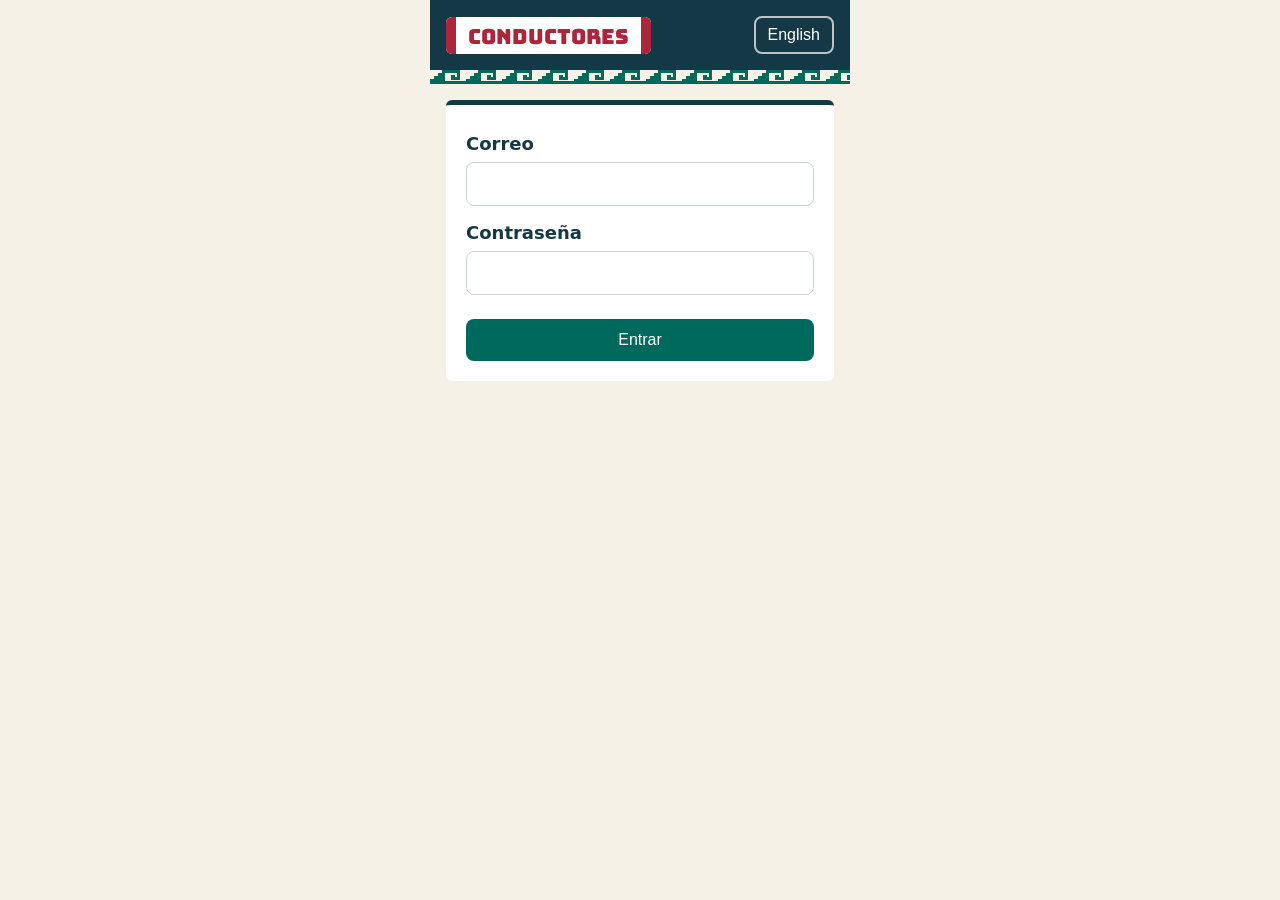
<file: driver/index.html>
<!doctype html>
<html lang="es">
<head>
  <meta charset="utf-8">
  <meta name="viewport" content="width=device-width, initial-scale=1">
  <meta name="robots" content="noindex">
  <title>Conductores · Van Lobitos → Talara</title>
  <meta name="theme-color" content="#153846">
  <link rel="preconnect" href="https://fonts.googleapis.com">
  <link rel="preconnect" href="https://fonts.gstatic.com" crossorigin>
  <link rel="stylesheet" href="https://fonts.googleapis.com/css2?family=Bungee&display=swap">
  <link rel="stylesheet" href="driver.css">
  <link rel="stylesheet" href="costa.css">
</head>
<body>
  <main>
    <header>
      <h1 data-t="title">Conductores</h1>
      <button id="lang-btn" type="button" data-t="lang">English</button>
    </header>

    <!-- Shown when nobody is signed in -->
    <form id="login-form" class="card">
      <label for="email" data-t="email">Correo</label>
      <input id="email" type="email" autocomplete="username" required>

      <label for="password" data-t="password">Contraseña</label>
      <input id="password" type="password" autocomplete="current-password" required>

      <button id="login-btn" type="submit" data-t="login">Entrar</button>
    </form>

    <!-- Shown when a driver is signed in -->
    <section id="signed-in" hidden>
      <div class="who">
        <p id="welcome"></p>
        <button id="logout-btn" type="button" class="secondary" data-t="logout">Salir</button>
      </div>

      <!-- Verified drivers: their departures and passengers (dashboard.js) -->
      <section id="dashboard" class="card" hidden>
        <div class="dash-head">
          <h2 id="dash-title">Tus salidas</h2>
          <button id="dash-refresh" type="button" class="secondary small">Actualizar</button>
        </div>
        <p id="dash-note" class="muted"></p>
        <div id="trip-list"></div>
        <p id="dash-message" role="status"></p>

        <button id="add-toggle" type="button" class="secondary">+ Añadir salida</button>
        <form id="add-form" hidden>
          <label for="add-date" data-dt="date">Día</label>
          <input id="add-date" type="date" required>

          <label for="add-time" data-dt="time">Hora de salida</label>
          <input id="add-time" type="time" step="300" required>

          <label for="add-direction" data-dt="direction">Dirección</label>
          <select id="add-direction" required>
            <option value="to_talara">Lobitos → Talara</option>
            <option value="to_lobitos">Talara → Lobitos</option>
          </select>

          <label for="add-seats" data-dt="seats">Asientos</label>
          <input id="add-seats" type="number" inputmode="numeric" min="1" max="20" required>

          <button id="add-btn" type="submit" data-dt="add">Añadir salida</button>
        </form>
      </section>

      <!-- Verified drivers: road alerts for riders (alerts.js) -->
      <section id="alerts-card" class="card" hidden>
        <h2 id="alerts-title">Avisos de la carretera</h2>
        <p id="alerts-intro" class="muted"></p>
        <form id="alert-form">
          <label for="alert-preset" data-at="presets">Mensajes rápidos</label>
          <select id="alert-preset"></select>

          <label for="alert-text" data-at="message">Mensaje</label>
          <textarea id="alert-text" rows="3" maxlength="200" required></textarea>

          <label for="alert-level" data-at="level">Tipo de aviso</label>
          <select id="alert-level"></select>

          <label for="alert-hours" data-at="hours">Mostrar durante</label>
          <select id="alert-hours"></select>

          <button id="alert-btn" type="submit">Publicar aviso</button>
        </form>
        <p id="alert-status" role="status"></p>
        <h3 id="my-alerts-title">Tus avisos activos</h3>
        <ul id="my-alerts"></ul>
      </section>

      <!-- Their status and details -->
      <div id="status-card" class="card" hidden>
        <p id="status-badge" class="badge"></p>
        <p id="status-text"></p>
        <p id="status-note" class="note"></p>
        <p id="soat-warning" class="warning" data-t="soatWarn" hidden></p>

        <!-- Proof photos (step 2b) -->
        <div id="docs">
          <h2 data-t="docsTitle">Fotos de tus documentos</h2>
          <p id="docs-intro"></p>
          <ul id="doc-list"></ul>
        </div>

        <dl id="summary"></dl>
        <button id="edit-btn" type="button" class="secondary" data-t="edit">Editar mis datos</button>
      </div>

      <!-- Profile form: first time, or when editing -->
      <form id="profile-form" class="card" hidden>
        <h2 data-t="profileTitle">Tus datos de conductor</h2>
        <p id="profile-intro"></p>

        <label for="full-name" data-t="fullName">Nombre completo</label>
        <input id="full-name" autocomplete="name" maxlength="80" required>

        <label for="phone" data-t="phone">Celular</label>
        <input id="phone" type="tel" autocomplete="tel" inputmode="tel" placeholder="987 654 321" required>

        <label for="vehicle" data-t="vehicle">Vehículo</label>
        <select id="vehicle" required></select>

        <label for="plate" data-t="plate">Placa</label>
        <input id="plate" maxlength="10" autocapitalize="characters" placeholder="ABC-123" required>

        <label for="seats" data-t="seats">Asientos para pasajeros</label>
        <input id="seats" type="number" inputmode="numeric" min="1" max="20" required>

        <label for="licence" data-t="licence">Número de brevete</label>
        <input id="licence" maxlength="15" autocapitalize="characters" required>

        <label for="soat" data-t="soat">SOAT vence el</label>
        <input id="soat" type="date" required>

        <button id="save-btn" type="submit" data-t="send">Enviar para revisión</button>
        <button id="cancel-edit-btn" type="button" class="secondary" data-t="cancel" hidden>Cancelar</button>
      </form>
    </section>

    <p id="message" role="status"></p>
  </main>

  <!-- Same Supabase URL and publishable key as the rider page -->
  <script src="../stage1/config.js"></script>
  <script src="driver.js"></script>
  <script src="dashboard.js"></script>
  <script src="alerts.js"></script>
</body>
</html>
</file>
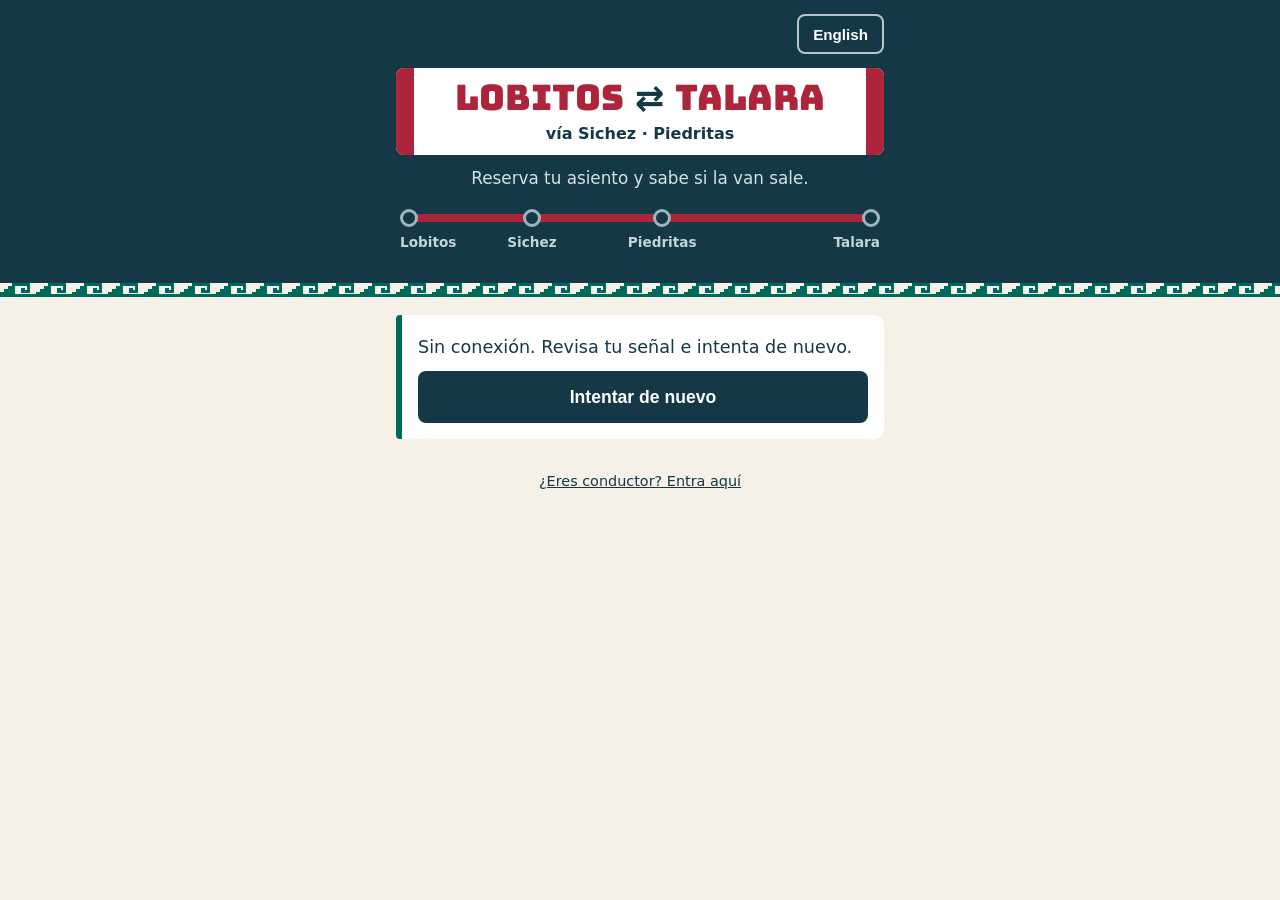
<file: stage1/index.html>
<!DOCTYPE html>
<html lang="es">
<head>
  <meta charset="UTF-8">
  <meta name="viewport" content="width=device-width, initial-scale=1">
  <title>Van Lobitos ↔ Talara</title>
  <meta name="theme-color" content="#153846">
  <!-- Bungee: a typeface made for street signs, used only for the route board and times.
       With no signal the page uses a plain bold font instead. -->
  <link rel="preconnect" href="https://fonts.googleapis.com">
  <link rel="preconnect" href="https://fonts.gstatic.com" crossorigin>
  <link rel="stylesheet" href="https://fonts.googleapis.com/css2?family=Bungee&display=swap">
  <link rel="stylesheet" href="style.css">
  <link rel="stylesheet" href="costa.css">
</head>
<body>
  <header class="hero">
    <div class="hero-inner">
      <button id="lang-button" class="lang">English</button>
      <h1 id="title" class="visually-hidden">Van Lobitos ↔ Talara</h1>
      <!-- The destination board from a colectivo van's windscreen, in Peru's colours.
           board.js changes it to the rider's own trip when they choose From and To. -->
      <div id="route-board" class="route-board" aria-hidden="true">
        <p class="board-main"><span>Lobitos</span><span class="board-arrow">⇄</span><span>Talara</span></p>
        <p class="board-via">vía Sichez · Piedritas</p>
      </div>
      <p id="intro">Reserva tu asiento y sabe si la van sale.</p>
      <!-- The Costanera corridor as a line, each stop placed by its distance along the road
           (Lobitos 17.7 km, Sichez 13 km, Piedritas 8 km, Talara 0 km from Talara).
           board.js lights up the rider's trip in red. -->
      <div id="corridor" class="corridor" aria-hidden="true">
        <div class="corridor-track"><div class="corridor-trip"></div></div>
        <ol>
          <li data-stop="Lobitos" style="--at: 0"><span>Lobitos</span></li>
          <li data-stop="Sichez" style="--at: 0.266"><span>Sichez</span></li>
          <li data-stop="Piedritas" style="--at: 0.548"><span>Piedritas</span></li>
          <li data-stop="Talara" style="--at: 1"><span>Talara</span></li>
        </ol>
      </div>
    </div>
  </header>

  <main>
    <div id="slots"></div>
    <p class="driver-link"><a id="driver-link" href="../driver/">¿Eres conductor? Entra aquí</a></p>
  </main>
  <script src="config.js"></script>
  <script src="app.js"></script>
  <script src="board.js"></script>
</body>
</html>
</file>
<file: driver/driver.css>
:root {
  --bg: #f7f5f0;
  --card: #ffffff;
  --text: #1f2933;
  --muted: #5f6b76;
  --accent: #0b6e4f;
  --border: #c9ccd1;
  --amber-bg: #fff4d6;
  --amber: #8a5a00;
  --red-bg: #fde8e7;
  --red: #b42318;
  --green-bg: #e3f4ec;
  --grey-bg: #e4e7eb;
}

* { box-sizing: border-box; }

body {
  margin: 0;
  font-family: system-ui, -apple-system, "Segoe UI", sans-serif;
  font-size: 18px;
  background: var(--bg);
  color: var(--text);
}

main {
  max-width: 420px;
  margin: 0 auto;
  padding: 24px 16px;
}

header {
  display: flex;
  justify-content: space-between;
  align-items: center;
  gap: 12px;
}

h1 { font-size: 1.5rem; margin: 0; }
h2 { font-size: 1.2rem; margin: 0; }

.card {
  display: flex;
  flex-direction: column;
  gap: 8px;
  margin-top: 16px;
  padding: 20px;
  background: var(--card);
  border-radius: 12px;
  box-shadow: 0 1px 3px rgba(0, 0, 0, 0.08);
}

.card p { margin: 4px 0; }

label { font-weight: 600; margin-top: 8px; }

input,
select {
  font-size: 1rem;
  padding: 12px;
  border: 1px solid var(--border);
  border-radius: 8px;
  background: #fff;
  color: var(--text);
  width: 100%;
}

button {
  font-size: 1rem;
  padding: 12px 16px;
  border: 0;
  border-radius: 8px;
  background: var(--accent);
  color: #fff;
  cursor: pointer;
}

button:disabled { opacity: 0.6; }

button.secondary {
  background: var(--grey-bg);
  color: var(--text);
}

#lang-btn {
  background: transparent;
  color: var(--accent);
  border: 1px solid var(--accent);
  padding: 8px 12px;
}

#login-btn,
#save-btn { margin-top: 16px; }

/* Signed in as ... [Salir] */
.who {
  display: flex;
  justify-content: space-between;
  align-items: center;
  gap: 12px;
  margin-top: 16px;
}

.who p { margin: 0; color: var(--muted); font-size: 0.9rem; overflow-wrap: anywhere; }
.who button { padding: 8px 12px; flex-shrink: 0; }

/* Status badge */
.badge {
  align-self: flex-start;
  padding: 4px 12px;
  border-radius: 999px;
  font-weight: 700;
  font-size: 0.95rem;
}

.badge-pending   { background: var(--amber-bg); color: var(--amber); }
.badge-verified  { background: var(--green-bg); color: var(--accent); }
.badge-rejected  { background: var(--red-bg);   color: var(--red); }
.badge-suspended { background: var(--grey-bg);  color: var(--text); }

.note    { font-style: italic; }
.warning { color: var(--red); font-weight: 600; }

/* Their details */
dl {
  display: grid;
  grid-template-columns: auto 1fr;
  gap: 6px 12px;
  margin: 8px 0;
  font-size: 0.95rem;
}

dt { color: var(--muted); }
dd { margin: 0; overflow-wrap: anywhere; }

/* Proof photos */
#docs {
  margin-top: 8px;
  padding-top: 12px;
  border-top: 1px solid var(--grey-bg);
}

#docs h2 { font-size: 1.05rem; }
#docs-intro { color: var(--muted); font-size: 0.95rem; }

#doc-list {
  list-style: none;
  margin: 8px 0 0;
  padding: 0;
  display: flex;
  flex-direction: column;
  gap: 10px;
}

.doc {
  display: grid;
  grid-template-columns: 1fr auto;
  align-items: center;
  gap: 6px 12px;
  padding: 10px 12px;
  border: 1px solid var(--border);
  border-radius: 8px;
}

.doc-name { font-weight: 600; }
.doc-state { font-size: 0.9rem; }
.doc-state.done    { color: var(--accent); }
.doc-state.missing { color: var(--red); font-weight: 600; }

.doc-preview {
  grid-column: 1 / -1;
  max-width: 100%;
  max-height: 140px;
  border-radius: 6px;
  justify-self: start;
}

/* The file picker is hidden; its label looks like a button */
.upload-btn {
  grid-column: 1 / -1;
  display: block;
  text-align: center;
  font-size: 0.95rem;
  padding: 10px 14px;
  border-radius: 8px;
  background: var(--accent);
  color: #fff;
  cursor: pointer;
}

.upload-btn.replace {
  background: var(--grey-bg);
  color: var(--text);
}

.upload-btn.busy { opacity: 0.6; cursor: wait; }
.upload-btn:focus-within { outline: 3px solid var(--amber); outline-offset: 2px; }

.visually-hidden {
  position: absolute;
  width: 1px;
  height: 1px;
  overflow: hidden;
  clip: rect(0 0 0 0);
  white-space: nowrap;
}

#message { margin-top: 16px; min-height: 1.5em; }

/* ---------- Driver dashboard ---------- */
.muted { color: var(--muted); }
.hint  { color: var(--muted); font-size: 0.85rem; margin: 6px 0 0; }

.dash-head {
  display: flex;
  justify-content: space-between;
  align-items: center;
  gap: 12px;
}

button.small { padding: 6px 12px; font-size: 0.9rem; }

#dash-note { font-size: 0.9rem; }
#dash-message { min-height: 1.2em; font-weight: 600; }

.dash-day {
  font-size: 1rem;
  margin: 14px 0 6px;
  color: var(--muted);
  text-transform: capitalize;
}

.trip {
  border: 1px solid var(--border);
  border-radius: 10px;
  margin-bottom: 10px;
  overflow: hidden;
  background: #fff;
}

.trip.open { border-color: var(--accent); box-shadow: 0 0 0 1px var(--accent); }
.trip-cancelled { background: var(--grey-bg); }
.trip-cancelled .trip-time { text-decoration: line-through; }

/* The tappable summary line */
.trip-summary {
  display: grid;
  grid-template-columns: 1fr auto;
  gap: 2px 8px;
  width: 100%;
  padding: 12px 14px;
  background: transparent;
  color: var(--text);
  text-align: left;
  border-radius: 0;
}

.trip-time   { font-size: 1.25rem; font-weight: 700; }
.trip-route  { grid-column: 1; }
.trip-count  { grid-column: 1; color: var(--muted); font-size: 0.9rem; }
.trip-chevron { grid-column: 2; grid-row: 2 / 4; align-self: center; color: var(--muted); }
.trip-badge  { grid-column: 2; grid-row: 1; justify-self: end; font-size: 0.8rem; }

.badge-leaving   { background: var(--green-bg); color: var(--accent); }
.badge-delayed   { background: var(--amber-bg); color: var(--amber); }
.badge-full      { background: #e0ecff; color: #1d4ed8; }
.badge-cancelled { background: var(--red-bg); color: var(--red); }

.trip-detail {
  padding: 0 14px 14px;
  border-top: 1px solid var(--grey-bg);
}

/* Status buttons */
.status-controls { padding-top: 12px; display: flex; flex-direction: column; gap: 8px; }
.status-controls p { margin: 0; }
.status-grid { display: grid; grid-template-columns: 1fr 1fr; gap: 8px; }
.status-grid button { padding: 12px 8px; }
.button-row { display: grid; grid-template-columns: 1fr 1fr; gap: 8px; }
.ask { font-weight: 600; }

button.chosen { outline: 3px solid var(--amber); outline-offset: 1px; }
button.danger { background: var(--red); }
button.danger-outline { background: #fff; color: var(--red); border: 1px solid var(--red); }

/* Passengers */
.passengers h4 { margin: 16px 0 0; font-size: 1.05rem; }
.stop-heading { margin: 12px 0 4px; font-size: 0.95rem; }
.passenger-list { list-style: none; margin: 0; padding: 0; display: flex; flex-direction: column; gap: 6px; }

.passenger label {
  display: flex;
  align-items: center;
  gap: 12px;
  margin: 0;
  padding: 10px 12px;
  border: 1px solid var(--border);
  border-radius: 8px;
  font-weight: 400;
  cursor: pointer;
}

.passenger input[type="checkbox"] { width: 26px; height: 26px; flex-shrink: 0; accent-color: var(--accent); }
.passenger.boarded label { background: var(--green-bg); border-color: var(--accent); }
.passenger-text { display: flex; flex-wrap: wrap; gap: 0 6px; align-items: baseline; }
.passenger .code { font-family: ui-monospace, monospace; font-size: 0.9rem; margin-left: auto; }

/* Road alerts */
#alert-form { display: flex; flex-direction: column; gap: 6px; }
#alert-form textarea {
  font: inherit;
  font-size: 1rem;
  padding: 12px;
  border: 1px solid var(--border);
  border-radius: 8px;
  resize: vertical;
}
#alert-btn { margin-top: 10px; }
#alert-status { min-height: 1.2em; font-weight: 600; margin: 4px 0; }
#my-alerts-title { font-size: 1rem; margin: 8px 0 4px; }
#my-alerts { list-style: none; margin: 0; padding: 0; display: flex; flex-direction: column; gap: 8px; }

.my-alert {
  display: flex;
  justify-content: space-between;
  align-items: flex-start;
  gap: 10px;
  padding: 10px 12px;
  border-radius: 8px;
  border-left: 5px solid var(--border);
  background: var(--bg);
}
.my-alert p { margin: 2px 0; }
.my-alert-closed  { border-left-color: var(--red); }
.my-alert-warning { border-left-color: var(--amber); }
.my-alert-info    { border-left-color: #1d4ed8; }
.my-alert button { flex-shrink: 0; }

/* Add a departure */
#add-toggle { width: 100%; margin-top: 4px; }
#add-form { display: flex; flex-direction: column; gap: 6px; }
#add-btn { margin-top: 10px; }

/* .card uses display:flex, so make "hidden" win */
[hidden] { display: none !important; }
</file>
<file: driver/costa.css>
/* Costa Norte: the look of the driver page. Loaded after driver.css.
   Same colours as the rider page (built on Dawood's peru-coast.css);
   quieter, because this page is a working tool for drivers. */

:root {
  --ink: #153846;
  --teal: #00695e;
  --rojo: #ac253a;
  --sand: #f6f1e7;
  --line: #c7d5cf;
  --forest: #2f6b3a;
  --amber: #b26a00;
  --sign: "Bungee", "Arial Black", "Impact", system-ui, sans-serif;

  /* driver.css uses these names: point them at the shared colours */
  --bg: var(--sand);
  --text: var(--ink);
  --accent: var(--teal);
  --border: var(--line);
  --green-bg: #e6f1e6;
  --red: var(--rojo);
}

body {
  background: var(--sand);
  color: var(--ink);
}

/* Header: night-blue band with a small flag-coloured board, then the stepped wave */
main > header {
  position: relative;
  margin: -24px -16px 0;
  padding: 16px 16px 30px;
  background: var(--ink);
}

main > header::after {
  content: "";
  position: absolute;
  left: 0;
  right: 0;
  bottom: 0;
  height: 14px;
  background-color: var(--sand);
  background-image: url("data:image/svg+xml,%3Csvg xmlns='http://www.w3.org/2000/svg' width='36' height='14' viewBox='0 0 36 14'%3E%3Cpath fill='%2300695e' d='M0 14V9h4V6h4V3h4V0h18v10h-9V5h4v2h2V3H15v8h21v3z'/%3E%3C/svg%3E");
  background-repeat: repeat-x;
}

main > header h1 {
  position: relative;
  display: inline-block;
  padding: 6px 22px 4px;
  background: #fff;
  color: var(--rojo);
  border-radius: 6px;
  overflow: hidden;
  font-family: var(--sign);
  font-weight: 400;
  font-size: 1.3rem;
  text-transform: uppercase;
}

/* the red bands of the flag on each side of the board */
main > header h1::before,
main > header h1::after {
  content: "";
  position: absolute;
  top: 0;
  bottom: 0;
  width: 10px;
  background: var(--rojo);
}
main > header h1::before { left: 0; }
main > header h1::after { right: 0; }

#lang-btn {
  background: transparent;
  color: #fff;
  border: 2px solid rgba(255, 255, 255, 0.7);
}

.card {
  border-radius: 6px;
  box-shadow: none;
  border-top: 5px solid var(--ink);
}

/* Departure times in the sign typeface, like the rider page */
.trip-time {
  font-family: var(--sign);
  font-weight: 400;
  color: var(--ink);
}

.trip { border-left: 6px solid var(--teal); border-radius: 4px 10px 10px 4px; }
.trip.open { box-shadow: 0 0 0 2px var(--ink); }
.trip-delayed { border-left-color: var(--amber); }
.trip-full { border-left-color: var(--ink); }
.trip-leaving { border-left-color: var(--forest); }
.trip-cancelled { border-left-color: var(--rojo); }

/* day headings: the red bar from Dawood's theme */
.dash-day {
  padding-left: 10px;
  border-left: 5px solid var(--rojo);
  color: var(--ink);
  text-transform: none;
}

button.danger { background: var(--rojo); }
button.danger-outline { color: var(--rojo); border-color: var(--rojo); }
button.chosen { outline-color: var(--rojo); }

/* the boarded tick turns green, like a confirmed seat */
.passenger.boarded label { background: #e6f1e6; border-color: var(--forest); }
.passenger input[type="checkbox"] { accent-color: var(--forest); }

:focus-visible {
  outline: 3px solid var(--rojo);
  outline-offset: 2px;
}
</file>
<file: stage1/style.css>
/* Basics. system-ui uses the phone's own font, so nothing to download */
* { box-sizing: border-box; }

body {
  margin: 0;
  font-family: system-ui, sans-serif;
  background: #f5f5f0;
  color: #1a1a1a;
  line-height: 1.4;
}

main {
  max-width: 480px;
  margin: 0 auto;
  padding: 16px;
}

h1 { font-size: 1.5rem; margin: 0 0 4px; }

/* Each departure is a card */
.slot {
  background: #fff;
  border: 2px solid #d0d0c8;
  border-radius: 12px;
  padding: 16px;
  margin-top: 16px;
}

.slot h2 { font-size: 2rem; margin: 0; }
.slot p { margin: 4px 0 12px; font-size: 1.1rem; }

/* The button is big enough for a thumb */
button {
  width: 100%;
  min-height: 52px;
  font-size: 1.1rem;
  font-weight: 700;
  border: 0;
  border-radius: 8px;
  background: #0b5fff;
  color: #fff;
  cursor: pointer;
}

/* A full slot turns green: the van is confirmed */
.slot-full {
  background: #e6f6ea;
  border-color: #1b7a3a;
}
.slot-full p { color: #14592a; font-weight: 700; margin-bottom: 0; }
/* Language button: small, on the right, outlined */
.lang {
  display: block;
  width: auto;
  min-height: 40px;
  margin: 0 0 8px auto;
  padding: 0 14px;
  background: #fff;
  color: #0b5fff;
  border: 2px solid #0b5fff;
}
.book-form { display: grid; gap: 12px; margin-top: 12px; }
.book-form label { display: grid; gap: 4px; font-weight: 600; }
.book-form input, .book-form select {
  font: inherit; font-size: 16px; padding: 12px;
  border: 1px solid #c9c9c4; border-radius: 8px; background: #fff;
}

.book-form .secondary { background: #fff; color: #0a5cff; border: 2px solid #0a5cff; }
.form-message { margin: 0; color: #b00020; font-weight: 600; min-height: 1.4em; }
.notice { margin: 0 0 16px; padding: 14px 16px; border-radius: 12px; font-weight: 600; }
.notice-booked { background: #e6f4ea; color: #14532d; border: 2px solid #1e7a3c; }
.notice-full, .notice-not_found { background: #fff4e5; color: #7a4100; border: 2px solid #d98200; }

/* From / To box */
.where {
  display: flex;
  align-items: center;
  gap: 12px;
}

.where-stops {
  flex: 1;
  min-width: 0;
}

.where-stops label {
  display: block;
  margin-bottom: 8px;
}

.where-stops select {
  width: 100%;
}

.where .swap {
  flex: none;
  width: 48px;
  height: 48px;
  padding: 0;
  font-size: 22px;
}

/* Card: date on top, your times, your journey */
.slot-day,
.slot-route {
  font-size: 0.9rem;
  color: #555;
  margin: 0;
}

.slot h2 {
  margin: 2px 0;
}

.slot .arrow {
  font-weight: normal;
  color: #777;
}

/* Your bookings on this phone */
.my-bookings h2 {
  font-size: 1rem;
  margin: 0 0 8px;
}

.ticket {
  background: #e7f5ec;
  border: 2px solid #1e7b45;
  border-radius: 12px;
  padding: 16px;
  margin-bottom: 12px;
  color: #134d2c;
}

.ticket p {
  margin: 0 0 4px;
}

.ticket-code {
  font-size: 1.8rem;
  font-weight: bold;
  letter-spacing: 2px;
}

.ticket-hint {
  font-size: 0.9rem;
}

.whatsapp {
  display: block;
  margin-top: 12px;
  padding: 12px;
  border-radius: 8px;
  background: #ffffff;
  border: 2px solid #1e7b45;
  color: #1e7b45;
  font-weight: bold;
  text-align: center;
  text-decoration: none;
}

/* Cancelling a booking */
.ticket .cancel-link {
  display: block;
  width: auto;
  margin: 12px auto 0;
  padding: 4px 8px;
  background: none;
  border: none;
  color: #b42318;
  text-decoration: underline;
  font-size: 0.95rem;
}

.ticket .cancel-question {
  margin-top: 16px;
  font-weight: bold;
}

.ticket .cancel-yes {
  background: #b42318;
  border-color: #b42318;
  color: #ffffff;
  margin-bottom: 8px;
}

.notice-cancelled {
  background: #e7f5ec;
  color: #134d2c;
}

.notice-missing {
  background: #fff4e0;
  color: #6b4200;
}

/* Seats-filling bar: one block per seat */
.seat-bar {
  display: flex;
  gap: 4px;
  margin: 10px 0 6px;
}

.seat {
  flex: 1;
  height: 12px;
  border-radius: 3px;
  background: #ffffff;
  border: 1px solid #9aa4b2;
}

.seat-taken {
  background: #1a5fd0;
  border-color: #1a5fd0;
}

.slot-almost .seat-taken {
  background: #e8890c;
  border-color: #e8890c;
}

.slot-almost .seats-count {
  color: #8a5300;
  font-weight: bold;
}

.slot-full .seat-taken {
  background: #1e7b45;
  border-color: #1e7b45;
}

.seats-count {
  margin: 0;
}

.slot-leaves {
  margin: 2px 0 10px;
  font-size: 0.9rem;
  color: #555;
}

/* Fare and how to pay */
.pay-info {
  font-size: 0.9rem;
  color: #555;
  margin: 4px 0 8px;
}

/* Day headings, Trainline-style */
.day-heading {
  font-size: 1rem;
  margin: 20px 0 8px;
  padding-bottom: 6px;
  border-bottom: 2px solid #d0d5dd;
}
/* Trip status set by the driver (Stage 3) */
.slot .trip-status,
.trip-status {
  margin: 8px 0;
  padding: 8px 10px;
  border-radius: 8px;
  font-size: 1rem;
  font-weight: 700;
  background: #eef2f7;
  color: #1f2933;
}

.slot .status-delayed  { background: #fff4e0; color: #7a4100; }
.slot .status-leaving  { background: #e7f5ec; color: #134d2c; }
.slot .status-cancelled { background: #fde8e7; color: #b42318; }

.slot-cancelled {
  background: #f2f2ef;
  border-color: #c9c9c4;
}
.slot-cancelled h2 { color: #8a8a85; text-decoration: line-through; }

.slot-leaving { border-color: #1e7b45; }

.ticket-status {
  margin: 0 0 8px;
  padding: 8px 10px;
  border-radius: 8px;
  font-weight: 700;
  background: #fff4e0;
  color: #7a4100;
}
.ticket-status-leaving { background: #ffffff; color: #134d2c; }
.ticket-status-cancelled { background: #fde8e7; color: #b42318; }

.ticket-cancelled {
  background: #f7f7f4;
  border-color: #b42318;
  color: #4a4a46;
}

/* Road alerts from drivers (Stage 3) */
.road-alert {
  margin: 0 0 12px;
  padding: 12px 14px;
  border-radius: 12px;
  border: 2px solid #9aa4b2;
  background: #eef2f7;
  color: #1f2933;
}
.road-alert p { margin: 0 0 4px; }
.road-alert-title { font-weight: 800; font-size: 1.1rem; }
.road-alert-text { font-size: 1.05rem; }
.road-alert-time { font-size: 0.85rem; opacity: 0.8; margin-bottom: 0; }
.road-alert-closed  { background: #fde8e7; border-color: #b42318; color: #7a1610; }
.road-alert-warning { background: #fff4e0; border-color: #d98200; color: #6b4200; }
.road-alert-info    { background: #e8f0ff; border-color: #0b5fff; color: #0b3a99; }
.alerts-offline { margin: 0 0 12px; font-size: 0.9rem; color: #555; }

/* The driver on the ticket */
.ticket .ticket-driver { font-weight: 700; }

/* Small link for drivers at the bottom */
.driver-link { margin: 32px 0 16px; text-align: center; font-size: 0.9rem; }
.driver-link a { color: #555; }
</file>
<file: stage1/costa.css>
/* Costa Norte: the look of the rider page. Loaded after style.css.
   Built on Dawood's peru-coast.css: his colours (ink, teal, Peru red, sand)
   and his idea of the Peruvian flag. Added on top:
   - the route board from a colectivo windscreen, in the flag's red and white
   - the Costanera corridor as a line, each stop placed by its distance
   - a stepped-wave border, from the wave friezes of northern Peru's coastal cultures
   - no emojis: colour, shape and words carry the meaning */

:root {
  /* Dawood's palette */
  --ink: #153846;        /* text, header, times */
  --teal: #00695e;       /* main buttons, booked seats, the sea */
  --rojo: #ac253a;       /* Peru red: the board, arrows, cancelled */
  --sand: #f6f1e7;       /* page: the desert coast */
  --line: #c7d5cf;
  /* added */
  --forest: #2f6b3a;     /* dry-forest green: confirmed */
  --amber: #b26a00;      /* delays */
  --sign: "Bungee", "Arial Black", "Impact", system-ui, sans-serif;
}

body {
  background: var(--sand);
  color: var(--ink);
}

main {
  max-width: 520px;
  padding-top: 6px;
}

.visually-hidden {
  position: absolute;
  width: 1px;
  height: 1px;
  overflow: hidden;
  clip: rect(0 0 0 0);
  white-space: nowrap;
}

/* ---------- Header: night-blue band, route board, corridor line ---------- */
.hero {
  background: var(--ink);
  color: #fff;
}

.hero-inner {
  max-width: 520px;
  margin: 0 auto;
  padding: 14px 16px 10px;
}

.hero .lang {
  display: block;
  margin: 0 0 14px auto;
  min-height: 40px;
  background: transparent;
  color: #fff;
  border: 2px solid rgba(255, 255, 255, 0.7);
  font-size: 0.95rem;
}

/* The board: white plate between two red bands, like the Peruvian flag */
.route-board {
  position: relative;
  padding: 12px 34px 10px;
  background: #fff;
  border-radius: 8px;
  color: var(--rojo);
  text-align: center;
  overflow: hidden;
}

.route-board::before,
.route-board::after {
  content: "";
  position: absolute;
  top: 0;
  bottom: 0;
  width: 18px;
  background: var(--rojo);
}
.route-board::before { left: 0; }
.route-board::after { right: 0; }

.route-board p { margin: 0; }

/* the two ends of the trip, big, in the sign typeface */
.board-main {
  display: flex;
  flex-wrap: wrap;
  justify-content: center;
  align-items: center;
  gap: 0 0.3em;
  font-family: var(--sign);
  font-size: clamp(1.45rem, 7.6vw, 2.2rem);
  line-height: 1.05;
  text-transform: uppercase;
}

.board-arrow {
  color: var(--ink);
  font-family: system-ui, sans-serif;
  font-weight: 900;
}

/* the stops in between, small, like the "vía" line on a real board */
.board-via {
  margin-top: 6px !important;
  color: var(--ink);
  font-weight: 800;
  font-size: 1rem;
}

#intro {
  margin: 12px 0 0;
  color: #d4e2e6;
  font-size: 1.05rem;
  text-align: center;
}

/* The Costanera corridor as a line: a dot for each stop, placed by distance.
   --at is how far along the line the stop is (0 = Lobitos, 1 = Talara). */
.corridor {
  --dot: 18px;
  position: relative;
  height: 58px;
  margin: 18px 4px 6px;
}

.corridor-track {
  position: absolute;
  top: calc(var(--dot) / 2 - 3px);
  left: calc(var(--dot) / 2);
  right: calc(var(--dot) / 2);
  height: 6px;
  border-radius: 3px;
  background: #5d7d89;
}

/* the rider's trip, in red; board.js sets --a and --b */
.corridor-trip {
  position: absolute;
  top: -1px;
  bottom: -1px;
  left: calc(100% * var(--a, 0));
  width: calc(100% * (var(--b, 1) - var(--a, 0)));
  border-radius: 4px;
  background: var(--rojo);
  transition: left 0.25s, width 0.25s;
}

.corridor ol {
  list-style: none;
  margin: 0;
  padding: 0;
}

.corridor li {
  position: absolute;
  top: 0;
  left: calc(var(--dot) / 2 + (100% - var(--dot)) * var(--at));
}

/* the stop's dot */
.corridor li::before {
  content: "";
  position: absolute;
  left: calc(var(--dot) / -2);
  width: var(--dot);
  height: var(--dot);
  box-sizing: border-box;
  border-radius: 50%;
  background: var(--ink);
  border: 3px solid #9fb5bd;
}

/* the stop's name, under the dot */
.corridor li span {
  position: absolute;
  top: calc(var(--dot) + 6px);
  transform: translateX(-50%);
  white-space: nowrap;
  font-size: 0.85rem;
  font-weight: 700;
  color: #c4d4d9;
}
/* the first and last names line up with the ends, so they never run off the screen */
.corridor li:first-child span { transform: none; left: calc(var(--dot) / -2); }
.corridor li:last-child span { transform: translateX(-100%); left: calc(var(--dot) / 2); }

/* stops on the rider's trip: white dot; the two ends: red dot and white name */
.corridor li.on::before { background: #fff; border-color: #fff; }
.corridor li.end::before { background: var(--rojo); border-color: #fff; }
.corridor li.on span { color: #fff; }

@media (prefers-reduced-motion: reduce) {
  .corridor-trip { transition: none; }
}

/* Stepped-wave border: the sea pattern of the ancient coastal cultures of
   northern Peru (the wave friezes at Chan Chan) */
.hero::after {
  content: "";
  display: block;
  height: 14px;
  background-color: var(--sand);
  background-image: url("data:image/svg+xml,%3Csvg xmlns='http://www.w3.org/2000/svg' width='36' height='14' viewBox='0 0 36 14'%3E%3Cpath fill='%2300695e' d='M0 14V9h4V6h4V3h4V0h18v10h-9V5h4v2h2V3H15v8h21v3z'/%3E%3C/svg%3E");
  background-repeat: repeat-x;
  background-position: left bottom;
}

/* ---------- Road alerts: unmissable, no emojis needed ---------- */
.road-alert {
  position: relative;
  border: 0;
  border-radius: 8px;
  overflow: hidden;
  padding-top: 20px;
}

/* road closed = caution tape across the top */
.road-alert-closed::before {
  content: "";
  position: absolute;
  inset: 0 0 auto 0;
  height: 10px;
  background: repeating-linear-gradient(-45deg, #f2c200 0 12px, var(--ink) 12px 24px);
}
.road-alert-closed { background: #fbe4e6; color: #7d1527; }
.road-alert-warning { background: #fff1d1; color: #6b4200; box-shadow: inset 0 6px 0 var(--amber); }
.road-alert-info { background: #e4eef0; color: var(--ink); box-shadow: inset 0 6px 0 var(--teal); }
.road-alert-title { font-size: 1.15rem; }

/* ---------- The saved ticket: a printed bus ticket (boleto) ---------- */
.my-bookings h2 { font-size: 1rem; color: var(--ink); }

.ticket {
  position: relative;
  background: #fff;
  color: var(--ink);
  border: 0;
  border-top: 6px solid var(--teal);
  border-radius: 4px;
  padding: 16px 20px;
}

/* the punched holes on each side, cut in the page colour */
.ticket::before,
.ticket::after {
  content: "";
  position: absolute;
  top: 64px;
  width: 22px;
  height: 22px;
  border-radius: 50%;
  background: var(--sand);
}
.ticket::before { left: -11px; }
.ticket::after { right: -11px; }

.ticket-code {
  font-family: var(--sign);
  font-weight: 400;
  font-size: 2rem;
  letter-spacing: 1px;
  color: var(--rojo);
  padding-bottom: 10px;
  margin-bottom: 10px !important;
  border-bottom: 2px dashed var(--line);
}

.ticket .ticket-driver { color: var(--forest); }
.ticket-status { border-radius: 6px; }

.whatsapp {
  background: #fff;
  border: 2px solid var(--teal);
  color: var(--teal);
}

.ticket-cancelled { background: #efeae0; border-top-color: var(--rojo); }
.ticket-cancelled .ticket-code { color: #8b8b84; text-decoration: line-through; }

/* ---------- From / To ---------- */
#slots .where {
  background: #fff;
  border: 0;
  border-top: 5px solid var(--ink);
  border-radius: 6px;
}

.where-stops label { font-weight: 700; color: var(--ink); }

.where-stops select {
  font: inherit;
  font-size: 1.1rem;
  font-weight: 600;
  min-height: 50px;
  padding: 10px 12px;
  border: 2px solid var(--ink);
  border-radius: 8px;
  background: #fff;
  color: var(--ink);
}

.where .swap {
  width: 52px;
  height: 52px;
  background: var(--ink);
  color: #fff;
}

/* ---------- Day headings: Dawood's red bar ---------- */
.day-heading {
  margin: 24px 0 4px;
  padding: 2px 0 2px 10px;
  border: 0;
  border-left: 5px solid var(--rojo);
  color: var(--ink);
  font-size: 1.05rem;
}

/* ---------- Departure cards: a timetable entry ---------- */
.slot {
  background: #fff;
  border: 0;
  border-left: 6px solid var(--teal);
  border-radius: 4px 10px 10px 4px;
  margin-top: 12px;
}

.slot h2 { margin: 0 0 2px; line-height: 1.15; }
.slot h2 .t { white-space: nowrap; }

/* the departure time is the biggest thing on the card */
.slot h2 .t:first-child {
  display: block;
  font-family: var(--sign);
  font-weight: 400;
  font-size: clamp(1.7rem, 8vw, 2.2rem);
  color: var(--ink);
}

/* "→ 7:45 a. m.": the arrival, smaller, on the line below */
.slot h2 .arrow,
.slot h2 .t + .arrow + .t { font-size: 1.05rem; font-weight: 700; color: var(--ink); }
.slot h2 .arrow { color: var(--rojo); }

.slot .slot-route { font-size: 0.95rem; color: #4b6169; }

/* seats: one block per seat */
.seat { height: 14px; border-radius: 3px; border-color: #8fa8a4; }
.seat-taken { background: var(--teal); border-color: var(--teal); }
.slot-almost .seat-taken { background: var(--amber); border-color: var(--amber); }

/* buttons: teal with white text (Dawood's colour) */
button { background: var(--ink); }

button.book-button,
.book-form button[type="submit"] {
  background: var(--teal);
  color: #fff;
  box-shadow: inset 0 -4px 0 rgba(0, 0, 0, 0.2);
  font-weight: 800;
}

.book-form input {
  border: 2px solid var(--ink);
  font-size: 1.05rem;
}

.book-form .secondary {
  background: #fff;
  color: var(--ink);
  border: 2px solid var(--ink);
  box-shadow: none;
}

/* a full van is a confirmed van: green */
.slot-full { background: #e6f1e6; border-left-color: var(--forest); }
.slot-full p { color: var(--forest); }
.slot-full .seat-taken { background: var(--forest); border-color: var(--forest); }

/* the driver's updates on a card */
.slot .trip-status { border-radius: 6px; }
.slot .status-delayed { background: #fff1d1; color: #6b4200; }
.slot .status-leaving { background: #e6f1e6; color: var(--forest); }
.slot .status-cancelled { background: #fbe4e6; color: #7d1527; }
.slot-leaving { border-left-color: var(--forest); }
.slot-cancelled { background: #ece8df; border-left-color: var(--rojo); }
.slot-cancelled h2 .t,
.slot-cancelled h2 .t:first-child { color: #8b8b84; text-decoration: line-through; }
.slot-cancelled h2 .arrow { color: #8b8b84; }

/* ---------- Bits and pieces ---------- */
.notice-booked { background: #e6f1e6; color: var(--forest); border-color: var(--forest); }
.driver-link a { color: var(--ink); }

:focus-visible {
  outline: 3px solid var(--rojo);
  outline-offset: 2px;
}
</file>
